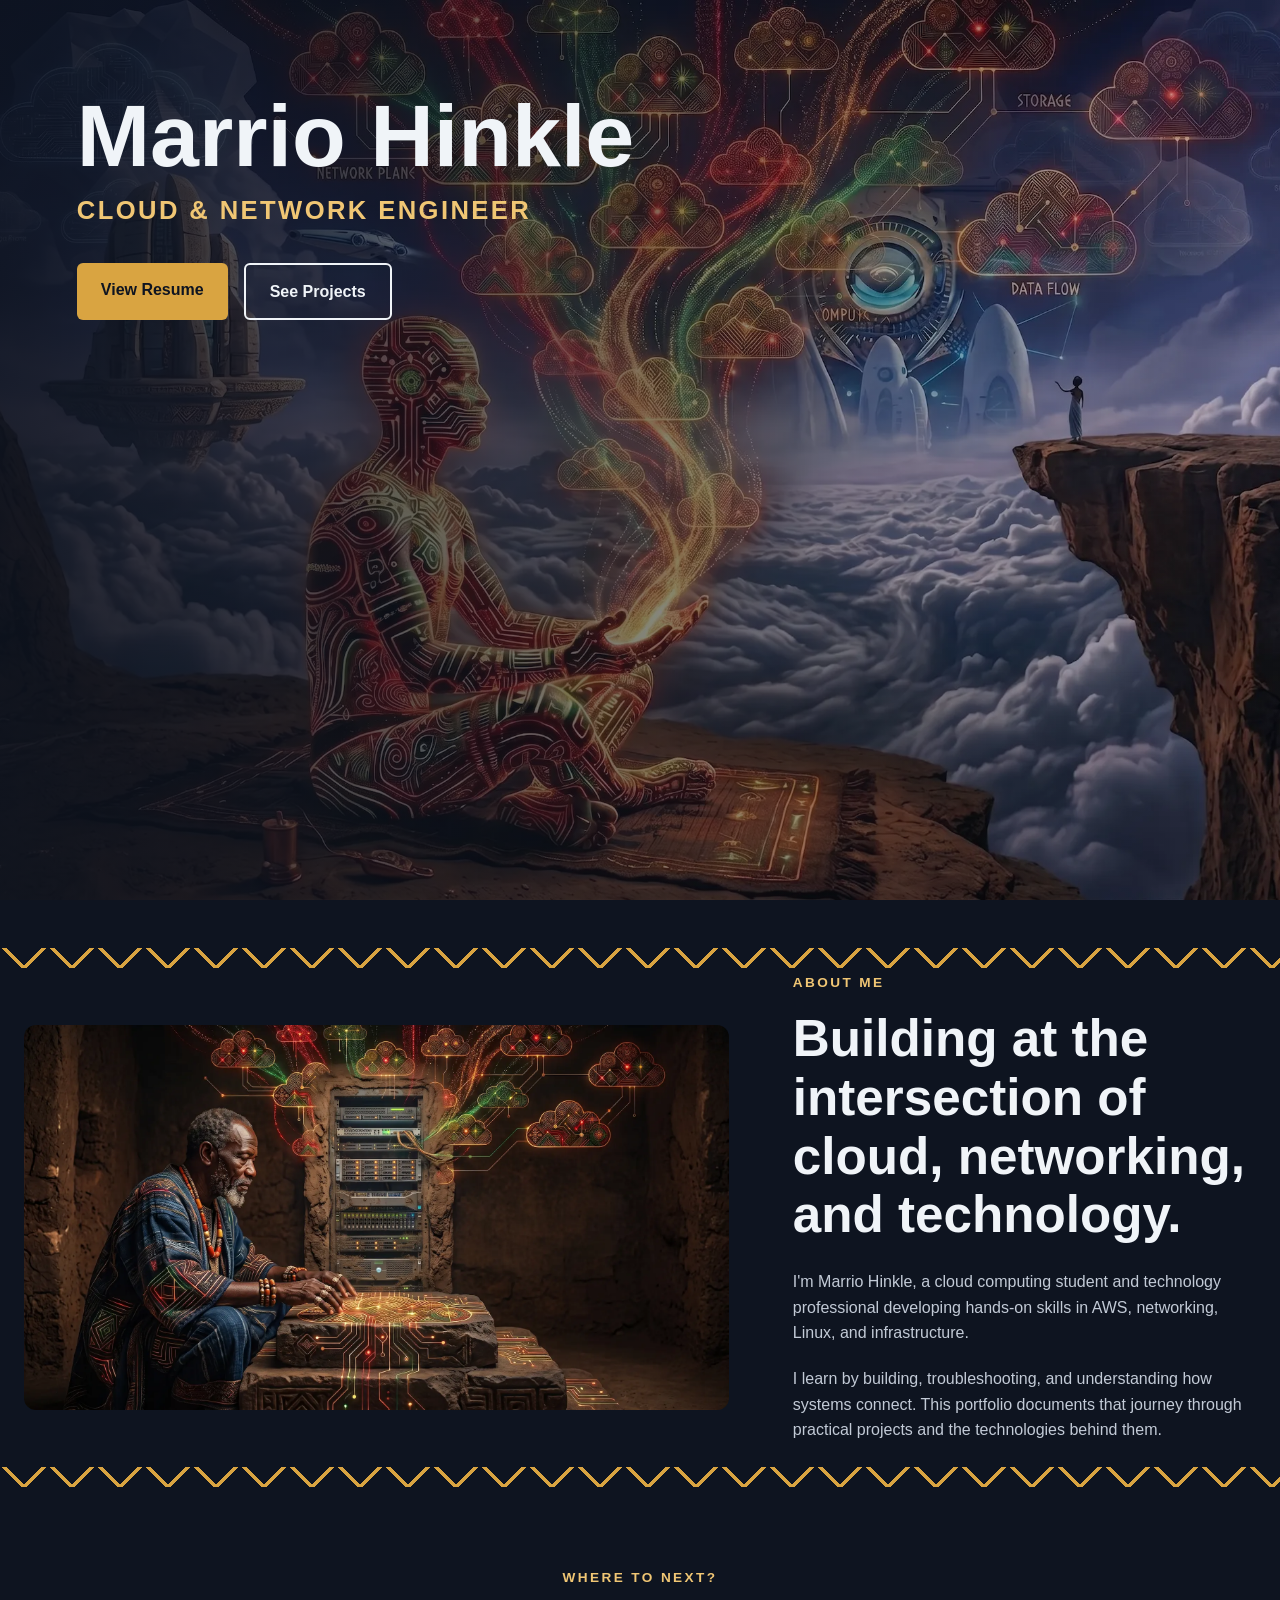
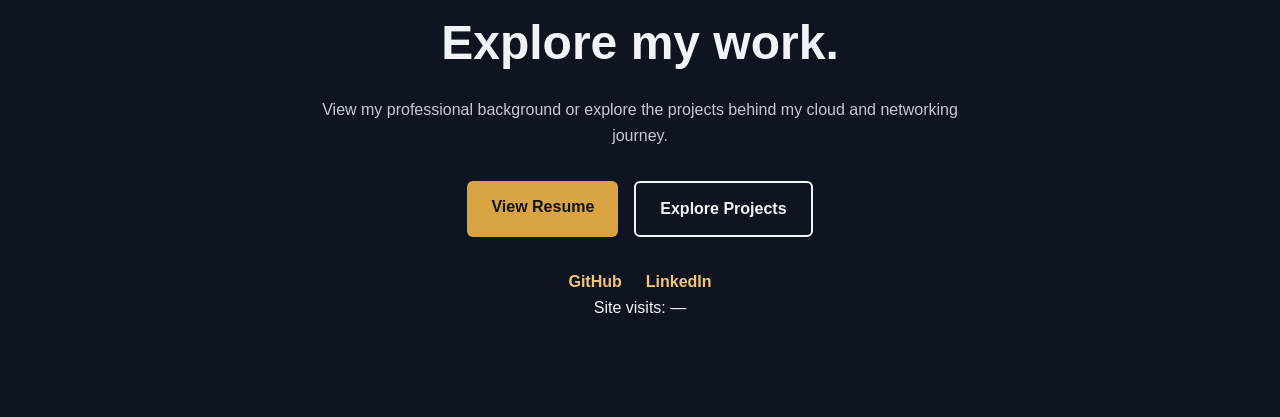
<file: index.html>
<!DOCTYPE html>
<html lang="en">

<head>
    <meta charset="UTF-8">
    <meta name="viewport" content="width=device-width, initial-scale=1.0">

    <title>Marrio Hinkle | Cloud & Network Engineer</title>

    <link rel="stylesheet" href="css/styles.css">
</head>

<body>
    <main>

        <!-- HERO -->
        <section class="hero">
            <div class="hero-content">
                <h1>Marrio Hinkle</h1>
                <p>Cloud &amp; Network Engineer</p>

                <div class="hero-actions">
                    <a href="resume.html" class="btn btn-primary">View Resume</a>
                    <a href="projects.html" class="btn btn-secondary">See Projects</a>
                </div>
            </div>
        </section>


        <!-- ABOUT -->
        <section class="about" id="about">

            <div class="about-frame">

                <div class="about-container">

                    <div class="about-image">
                        <img src="images/hero-elder.webp"
                            alt="Afrofuturistic artwork representing technology, knowledge, and connection">
                    </div>

                    <div class="about-content">

                        <p class="section-label">About Me</p>

                        <h2>
                            Building at the intersection of cloud,
                            networking, and technology.
                        </h2>

                        <p>
                            I'm Marrio Hinkle, a cloud computing student and technology
                            professional developing hands-on skills in AWS, networking,
                            Linux, and infrastructure.
                        </p>

                        <p>
                            I learn by building, troubleshooting, and understanding how
                            systems connect. This portfolio documents that journey through
                            practical projects and the technologies behind them.
                        </p>

                    </div>

                </div>

            </div>

        </section>


        <!-- WHERE TO NEXT -->
        <section class="next-step">

            <div class="next-step-content">

                <p class="section-label">Where to Next?</p>

                <h2>Explore my work.</h2>

                <p class="next-step-text">
                    View my professional background or explore the projects
                    behind my cloud and networking journey.
                </p>

                <div class="next-step-actions">
                    <a href="resume.html" class="btn btn-primary">
                        View Resume
                    </a>

                    <a href="projects.html" class="btn btn-secondary">
                        Explore Projects
                    </a>
                </div>

                <div class="social-links">
                    <a href="https://github.com/Aruande" target="_blank" rel="noopener noreferrer">
                        GitHub
                    </a>

                    <a href="https://www.linkedin.com/in/marriohinkle" target="_blank" rel="noopener noreferrer">
                        LinkedIn
                    </a>
                </div>

            </div>

            <p class="visitor-counter">
                Site visits: <span id="visitor-count">—</span>
            </p>

        </section>

    </main>

    <script src="js/main.js"></script>
</body>

</html>
</file>
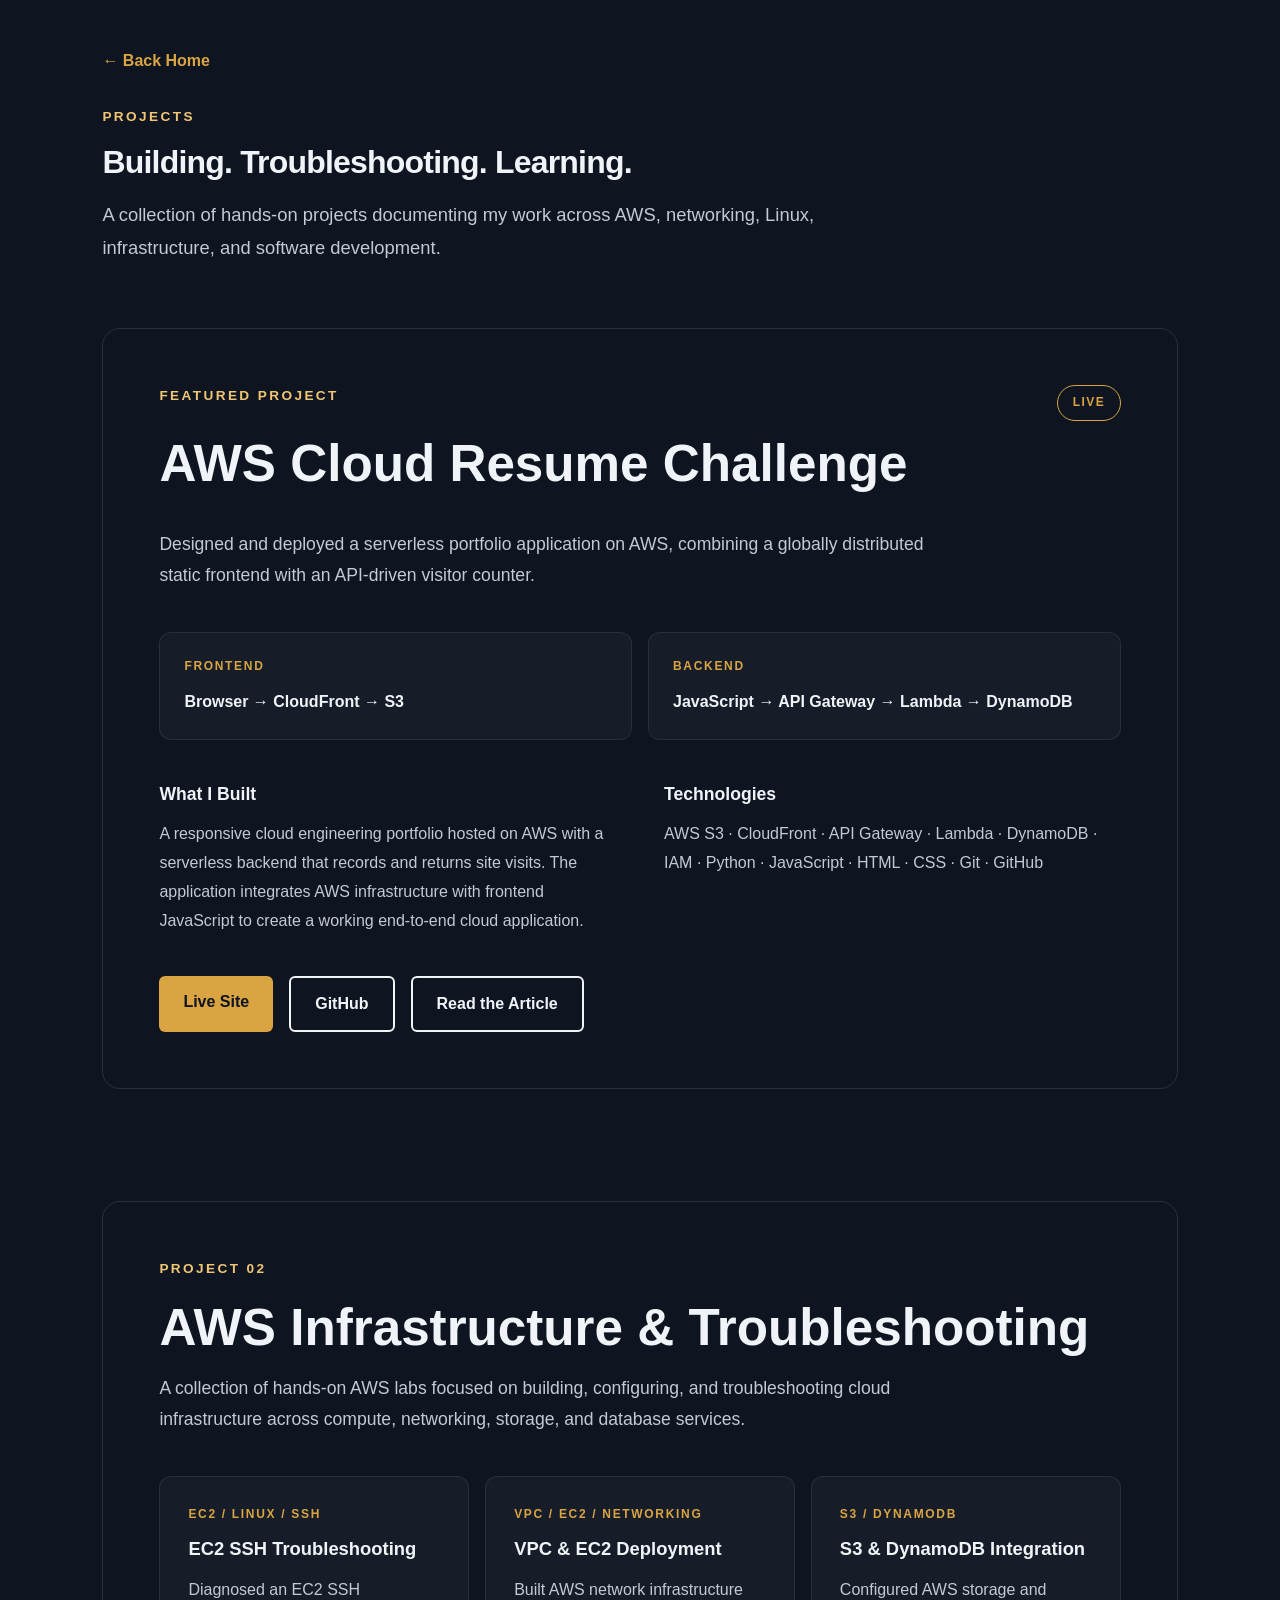
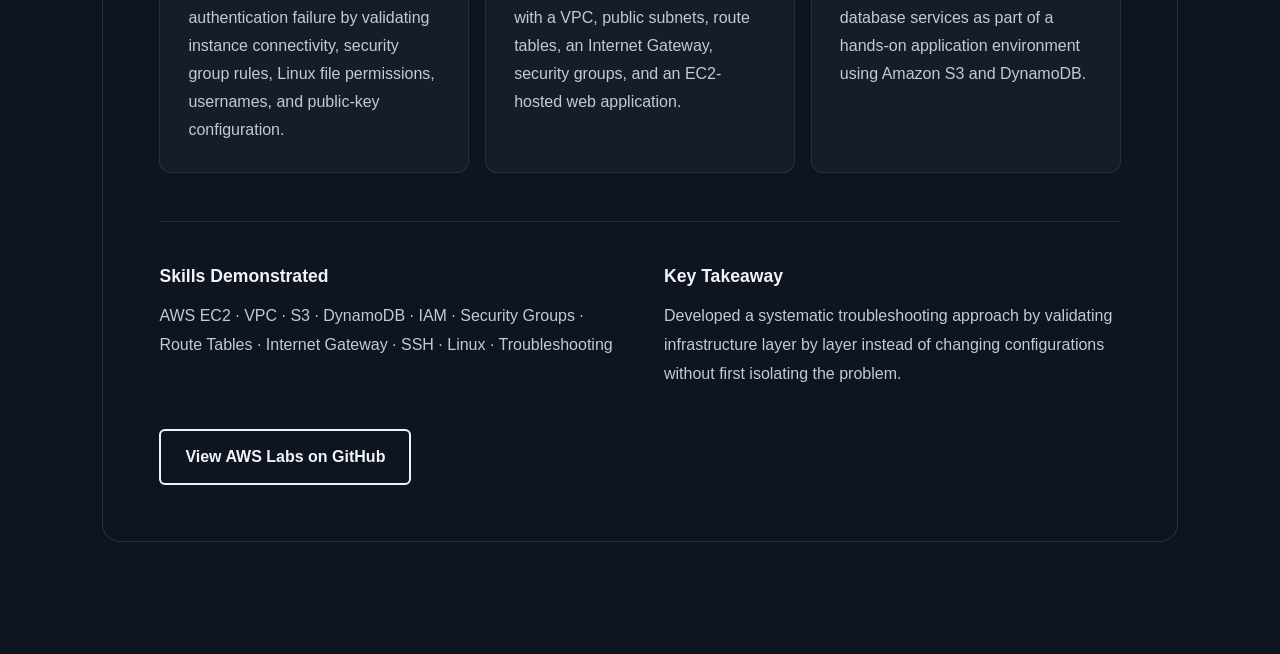
<file: projects.html>
<!DOCTYPE html>
<html lang="en">

<head>
    <meta charset="UTF-8">
    <meta name="viewport" content="width=device-width, initial-scale=1.0">
    <meta name="description" content="Cloud, networking, and infrastructure projects by Marrio Hinkle.">
    <title>Projects | Marrio Hinkle</title>

    <link rel="stylesheet" href="css/styles.css">
</head>

<body>

    <main>

        <section class="projects-hero">
            <div class="projects-hero-content">

                <a href="index.html" class="back-link">← Back Home</a>

                <p class="section-label">PROJECTS</p>

                <h1>Building. Troubleshooting. Learning.</h1>

                <p class="projects-intro">
                    A collection of hands-on projects documenting my work
                    across AWS, networking, Linux, infrastructure, and
                    software development.
                </p>

            </div>
        </section>

        <section class="featured-project">
            <div class="project-container">

                <div class="featured-project-header">
                    <div>
                        <p class="section-label">FEATURED PROJECT</p>
                        <h2>AWS Cloud Resume Challenge</h2>
                    </div>

                    <span class="project-status">LIVE</span>
                </div>

                <p class="project-summary">
                    Designed and deployed a serverless portfolio application on AWS,
                    combining a globally distributed static frontend with an API-driven
                    visitor counter.
                </p>

                <div class="architecture-grid">

                    <div class="architecture-block">
                        <p class="architecture-label">FRONTEND</p>
                        <p class="architecture-flow">
                            Browser → CloudFront → S3
                        </p>
                    </div>

                    <div class="architecture-block">
                        <p class="architecture-label">BACKEND</p>
                        <p class="architecture-flow">
                            JavaScript → API Gateway → Lambda → DynamoDB
                        </p>
                    </div>

                </div>

                <div class="project-details">

                    <div>
                        <h3>What I Built</h3>
                        <p>
                            A responsive cloud engineering portfolio hosted on AWS with
                            a serverless backend that records and returns site visits.
                            The application integrates AWS infrastructure with frontend
                            JavaScript to create a working end-to-end cloud application.
                        </p>
                    </div>

                    <div>
                        <h3>Technologies</h3>
                        <p>
                            AWS S3 · CloudFront · API Gateway · Lambda · DynamoDB · IAM ·
                            Python · JavaScript · HTML · CSS · Git · GitHub
                        </p>
                    </div>

                </div>

                <div class="project-links">
                    <a href="https://marriohinkle.com" class="btn btn-primary" target="_blank"
                        rel="noopener noreferrer">
                        Live Site
                    </a>

                    <a href="https://github.com/Aruande/cloud-resume-frontend" class="btn btn-secondary" target="_blank"
                        rel="noopener noreferrer">
                        GitHub
                    </a>

                    <a href="https://dev.to/aruande/from-cloud-computing-student-to-cloud-builder-my-aws-cloud-resume-challenge-journey-7b9"
                        class="btn btn-secondary" target="_blank" rel="noopener noreferrer">
                        Read the Article
                    </a>
                </div>

            </div>


        </section>

        <section class="project-section">
            <div class="project-container secondary-project">

                <div class="project-number">
                    <p class="section-label">PROJECT 02</p>
                </div>

                <div class="secondary-project-header">
                    <div>
                        <h2>AWS Infrastructure &amp; Troubleshooting</h2>

                        <p class="project-summary">
                            A collection of hands-on AWS labs focused on building,
                            configuring, and troubleshooting cloud infrastructure
                            across compute, networking, storage, and database services.
                        </p>
                    </div>
                </div>

                <div class="lab-grid">

                    <article class="lab-card">
                        <p class="architecture-label">EC2 / LINUX / SSH</p>
                        <h3>EC2 SSH Troubleshooting</h3>
                        <p>
                            Diagnosed an EC2 SSH authentication failure by validating
                            instance connectivity, security group rules, Linux file
                            permissions, usernames, and public-key configuration.
                        </p>
                    </article>

                    <article class="lab-card">
                        <p class="architecture-label">VPC / EC2 / NETWORKING</p>
                        <h3>VPC &amp; EC2 Deployment</h3>
                        <p>
                            Built AWS network infrastructure with a VPC, public subnets,
                            route tables, an Internet Gateway, security groups, and an
                            EC2-hosted web application.
                        </p>
                    </article>

                    <article class="lab-card">
                        <p class="architecture-label">S3 / DYNAMODB</p>
                        <h3>S3 &amp; DynamoDB Integration</h3>
                        <p>
                            Configured AWS storage and database services as part of a
                            hands-on application environment using Amazon S3 and
                            DynamoDB.
                        </p>
                    </article>

                </div>

                <div class="project-details secondary-details">

                    <div>
                        <h3>Skills Demonstrated</h3>
                        <p>
                            AWS EC2 · VPC · S3 · DynamoDB · IAM · Security Groups ·
                            Route Tables · Internet Gateway · SSH · Linux ·
                            Troubleshooting
                        </p>
                    </div>

                    <div>
                        <h3>Key Takeaway</h3>
                        <p>
                            Developed a systematic troubleshooting approach by
                            validating infrastructure layer by layer instead of
                            changing configurations without first isolating the
                            problem.
                        </p>
                    </div>

                </div>

                <div class="project-links">
                    <a href="https://github.com/Aruande/AWS-Labs" class="btn btn-secondary" target="_blank"
                        rel="noopener noreferrer">
                        View AWS Labs on GitHub
                    </a>
                </div>

            </div>
        </section>

    </main>

</body>

</html>
</file>
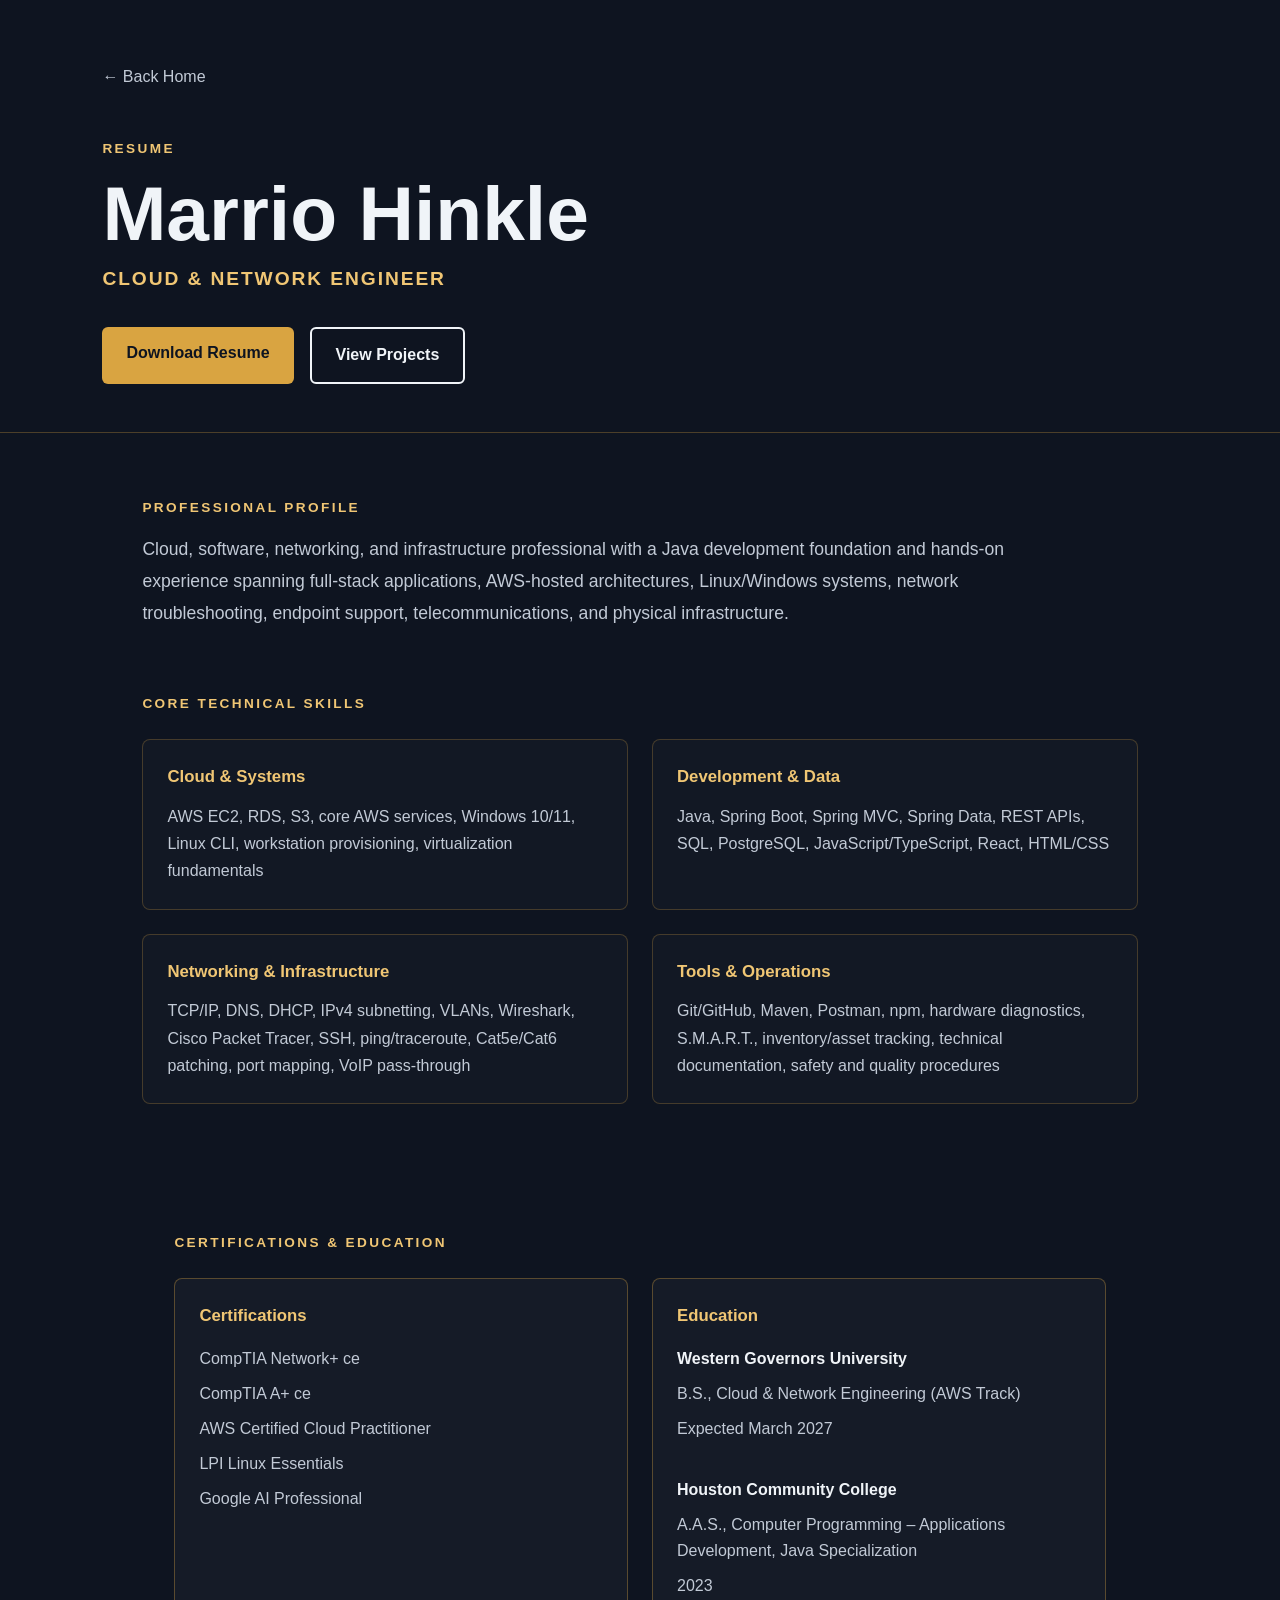
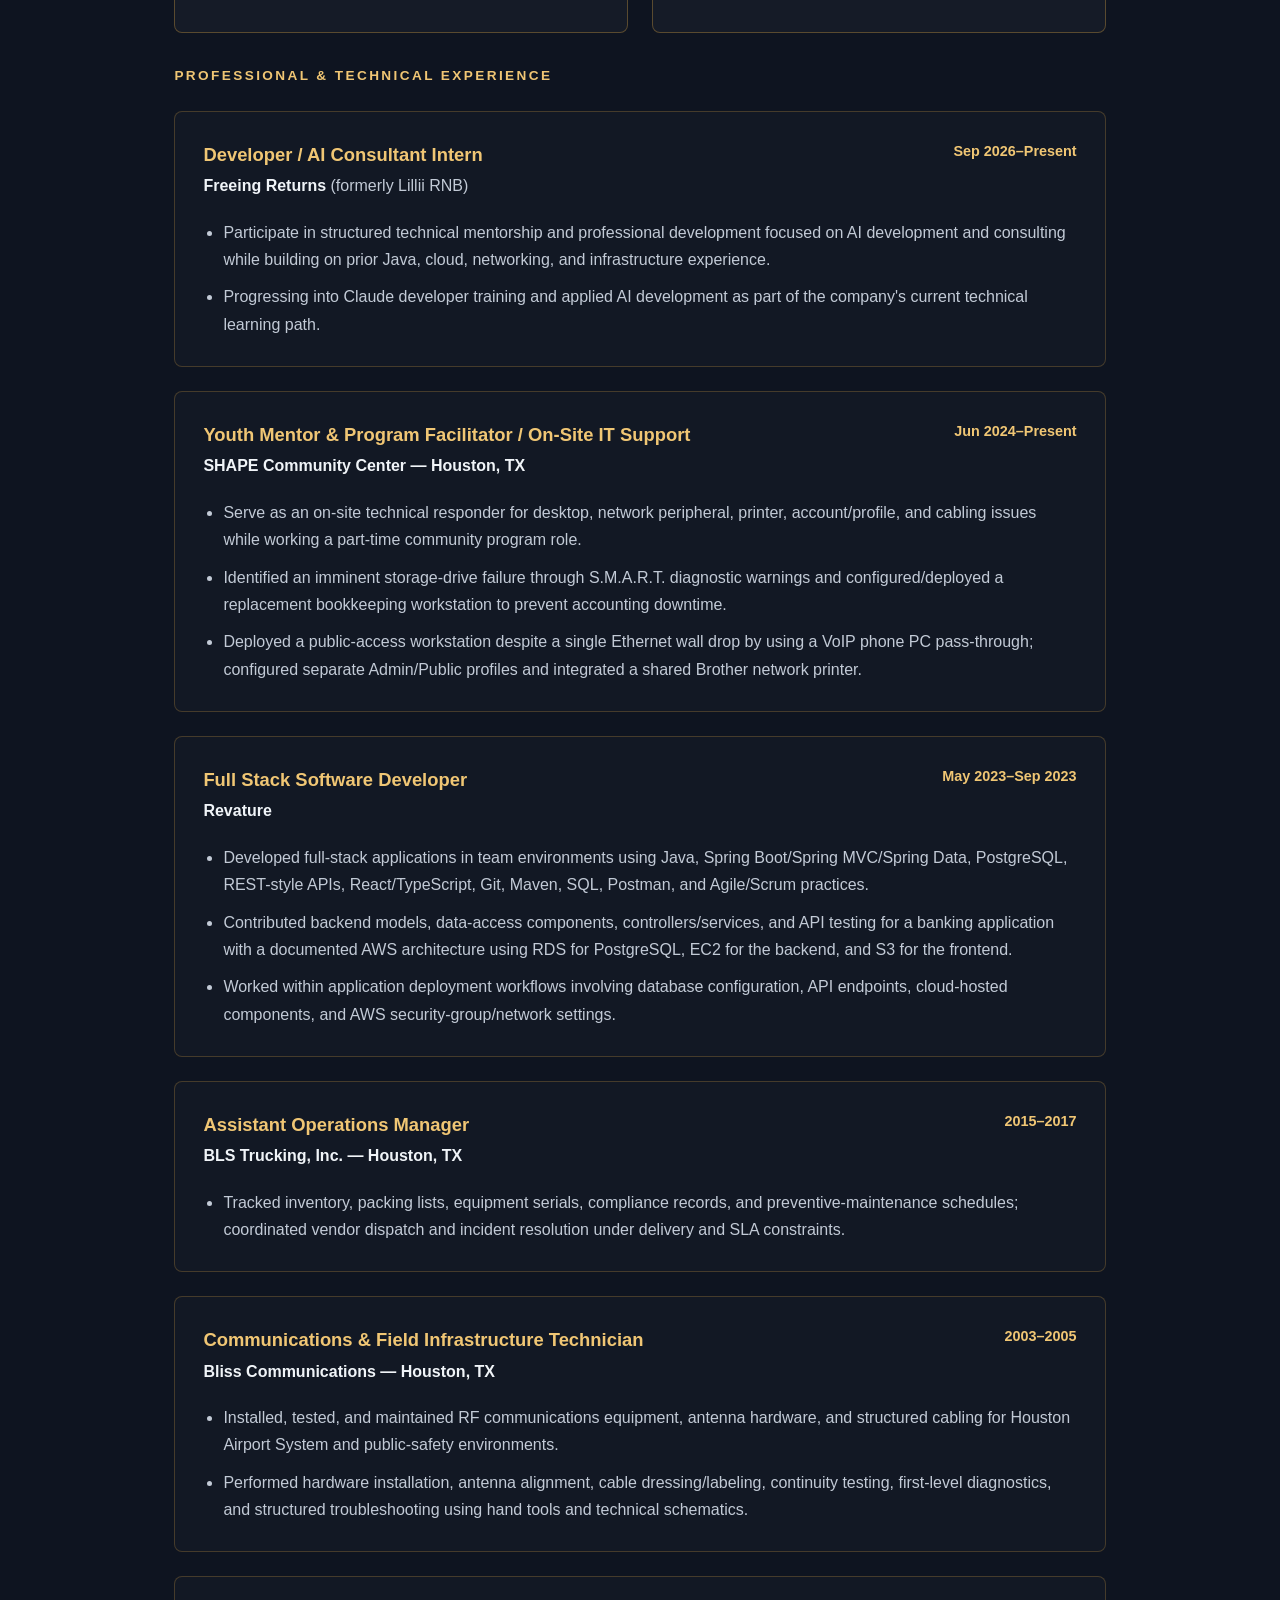
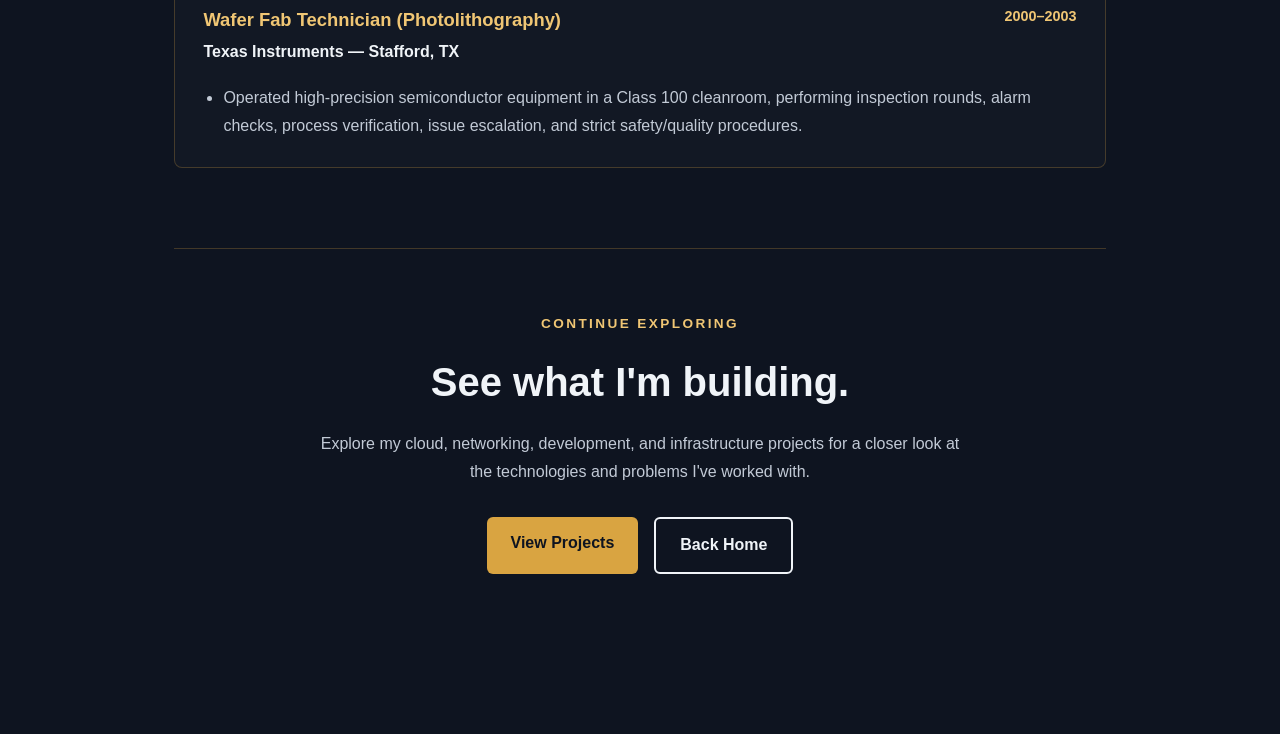
<file: resume.html>
<!DOCTYPE html>
<html>

<head>
    <meta charset="UTF-8">
    <meta name="viewport" content="width=device-width, initial-scale=1.0">

    <title>Marrio Hinkle | Resume</title>

    <link rel="stylesheet" href="css/styles.css">

</head>

<body>
    <main class="resume-page">
        <header class="resume-header">
            <div class="resume-header-content">

                <a href="index.html" class="resume-back">
                    ← Back Home
                </a>

                <div class="resume-heading">
                    <p class="section-label">Resume</p>
                    <h1>Marrio Hinkle</h1>
                    <p class="resume-title">Cloud &amp; Network Engineer</p>
                </div>

                <div class="resume-actions">
                    <a href="assets/resume/Marrio_Hinkle_Resume_1.pdf" class="btn btn-primary" download>
                        Download Resume
                    </a>

                    <a href="projects.html" class="btn btn-secondary">
                        View Projects
                    </a>
                </div>

            </div>
        </header>
        <section class="resume-content">

            <div class="resume-section">
                <p class="section-label">Professional Profile</p>

                <p class="resume-summary">
                    Cloud, software, networking, and infrastructure professional
                    with a Java development foundation and hands-on experience
                    spanning full-stack applications, AWS-hosted architectures,
                    Linux/Windows systems, network troubleshooting, endpoint
                    support, telecommunications, and physical infrastructure.
                </p>
            </div>

            <div class="resume-section">
                <p class="section-label">Core Technical Skills</p>

                <div class="skills-grid">

                    <div class="skill-group">
                        <h3>Cloud &amp; Systems</h3>
                        <p>
                            AWS EC2, RDS, S3, core AWS services, Windows 10/11,
                            Linux CLI, workstation provisioning, virtualization
                            fundamentals
                        </p>
                    </div>

                    <div class="skill-group">
                        <h3>Development &amp; Data</h3>
                        <p>
                            Java, Spring Boot, Spring MVC, Spring Data, REST APIs,
                            SQL, PostgreSQL, JavaScript/TypeScript, React, HTML/CSS
                        </p>
                    </div>

                    <div class="skill-group">
                        <h3>Networking &amp; Infrastructure</h3>
                        <p>
                            TCP/IP, DNS, DHCP, IPv4 subnetting, VLANs, Wireshark,
                            Cisco Packet Tracer, SSH, ping/traceroute, Cat5e/Cat6
                            patching, port mapping, VoIP pass-through
                        </p>
                    </div>

                    <div class="skill-group">
                        <h3>Tools &amp; Operations</h3>
                        <p>
                            Git/GitHub, Maven, Postman, npm, hardware diagnostics,
                            S.M.A.R.T., inventory/asset tracking, technical
                            documentation, safety and quality procedures
                        </p>
                    </div>

                </div>
            </div>
            <!-- CERTIFICATIONS & EDUCATION -->
            <section class="resume-credentials">

                <p class="section-label">Certifications &amp; Education</p>

                <div class="resume-credentials-grid">

                    <!-- Certifications -->
                    <div class="credential-card">
                        <h3>Certifications</h3>

                        <p>CompTIA Network+ ce</p>
                        <p>CompTIA A+ ce</p>
                        <p>AWS Certified Cloud Practitioner</p>
                        <p>LPI Linux Essentials</p>
                        <p>Google AI Professional</p>
                    </div>

                    <!-- Education -->
                    <div class="credential-card">
                        <h3>Education</h3>

                        <p><strong>Western Governors University</strong></p>
                        <p>B.S., Cloud &amp; Network Engineering (AWS Track)</p>
                        <p>Expected March 2027</p>

                        <br>

                        <p><strong>Houston Community College</strong></p>
                        <p>
                            A.A.S., Computer Programming – Applications Development,
                            Java Specialization
                        </p>
                        <p>2023</p>
                    </div>

                </div>
                <!-- PROFESSIONAL & TECHNICAL EXPERIENCE -->

                <section class="resume-experience">
                    <p class="section-label">Professional &amp; Technical Experience</p>

                    <div class="experience-list">

                        <!-- FREEING RETURNS -->
                        <article class="experience-card">
                            <div class="experience-header">
                                <div>
                                    <h3>Developer / AI Consultant Intern</h3>
                                    <p class="experience-company">
                                        Freeing Returns <span>(formerly Lillii RNB)</span>
                                    </p>
                                </div>

                                <p class="experience-date">Sep 2026–Present</p>
                            </div>

                            <ul class="experience-details">
                                <li>
                                    Participate in structured technical mentorship and professional
                                    development focused on AI development and consulting while
                                    building on prior Java, cloud, networking, and infrastructure
                                    experience.
                                </li>
                                <li>
                                    Progressing into Claude developer training and applied AI
                                    development as part of the company's current technical
                                    learning path.
                                </li>
                            </ul>
                        </article>


                        <!-- SHAPE COMMUNITY CENTER -->
                        <article class="experience-card">
                            <div class="experience-header">
                                <div>
                                    <h3>Youth Mentor &amp; Program Facilitator / On-Site IT Support</h3>
                                    <p class="experience-company">
                                        SHAPE Community Center — Houston, TX
                                    </p>
                                </div>

                                <p class="experience-date">Jun 2024–Present</p>
                            </div>

                            <ul class="experience-details">
                                <li>
                                    Serve as an on-site technical responder for desktop, network
                                    peripheral, printer, account/profile, and cabling issues while
                                    working a part-time community program role.
                                </li>
                                <li>
                                    Identified an imminent storage-drive failure through S.M.A.R.T.
                                    diagnostic warnings and configured/deployed a replacement
                                    bookkeeping workstation to prevent accounting downtime.
                                </li>
                                <li>
                                    Deployed a public-access workstation despite a single Ethernet
                                    wall drop by using a VoIP phone PC pass-through; configured
                                    separate Admin/Public profiles and integrated a shared Brother
                                    network printer.
                                </li>
                            </ul>
                        </article>


                        <!-- REVATURE -->
                        <article class="experience-card">
                            <div class="experience-header">
                                <div>
                                    <h3>Full Stack Software Developer</h3>
                                    <p class="experience-company">Revature</p>
                                </div>

                                <p class="experience-date">May 2023–Sep 2023</p>
                            </div>

                            <ul class="experience-details">
                                <li>
                                    Developed full-stack applications in team environments using
                                    Java, Spring Boot/Spring MVC/Spring Data, PostgreSQL,
                                    REST-style APIs, React/TypeScript, Git, Maven, SQL, Postman,
                                    and Agile/Scrum practices.
                                </li>
                                <li>
                                    Contributed backend models, data-access components,
                                    controllers/services, and API testing for a banking application
                                    with a documented AWS architecture using RDS for PostgreSQL,
                                    EC2 for the backend, and S3 for the frontend.
                                </li>
                                <li>
                                    Worked within application deployment workflows involving
                                    database configuration, API endpoints, cloud-hosted components,
                                    and AWS security-group/network settings.
                                </li>
                            </ul>
                        </article>


                        <!-- BLS TRUCKING -->
                        <article class="experience-card">
                            <div class="experience-header">
                                <div>
                                    <h3>Assistant Operations Manager</h3>
                                    <p class="experience-company">
                                        BLS Trucking, Inc. — Houston, TX
                                    </p>
                                </div>

                                <p class="experience-date">2015–2017</p>
                            </div>

                            <ul class="experience-details">
                                <li>
                                    Tracked inventory, packing lists, equipment serials,
                                    compliance records, and preventive-maintenance schedules;
                                    coordinated vendor dispatch and incident resolution under
                                    delivery and SLA constraints.
                                </li>
                            </ul>
                        </article>


                        <!-- BLISS COMMUNICATIONS -->
                        <article class="experience-card">
                            <div class="experience-header">
                                <div>
                                    <h3>Communications &amp; Field Infrastructure Technician</h3>
                                    <p class="experience-company">
                                        Bliss Communications — Houston, TX
                                    </p>
                                </div>

                                <p class="experience-date">2003–2005</p>
                            </div>

                            <ul class="experience-details">
                                <li>
                                    Installed, tested, and maintained RF communications equipment,
                                    antenna hardware, and structured cabling for Houston Airport
                                    System and public-safety environments.
                                </li>
                                <li>
                                    Performed hardware installation, antenna alignment, cable
                                    dressing/labeling, continuity testing, first-level diagnostics,
                                    and structured troubleshooting using hand tools and technical
                                    schematics.
                                </li>
                            </ul>
                        </article>


                        <!-- TEXAS INSTRUMENTS -->
                        <article class="experience-card">
                            <div class="experience-header">
                                <div>
                                    <h3>Wafer Fab Technician (Photolithography)</h3>
                                    <p class="experience-company">
                                        Texas Instruments — Stafford, TX
                                    </p>
                                </div>

                                <p class="experience-date">2000–2003</p>
                            </div>

                            <ul class="experience-details">
                                <li>
                                    Operated high-precision semiconductor equipment in a Class 100
                                    cleanroom, performing inspection rounds, alarm checks, process
                                    verification, issue escalation, and strict safety/quality
                                    procedures.
                                </li>
                            </ul>
                        </article>

                    </div>
                </section>

                <!-- RESUME FOOTER -->
                <section class="resume-footer">
                    <p class="section-label">Continue Exploring</p>
                    <h2>See what I'm building.</h2>

                    <p>
                        Explore my cloud, networking, development, and infrastructure
                        projects for a closer look at the technologies and problems
                        I've worked with.
                    </p>

                    <div class="resume-footer-actions">
                        <a href="projects.html" class="btn btn-primary">View Projects</a>
                        <a href="index.html" class="btn btn-secondary">Back Home</a>
                    </div>
                </section>

            </section>

        </section>




    </main>
</body>

</html>
</file>
<file: css/styles.css>
:root {
    --bg-dark: #0e1420;
    --gold: #d9a441;
    --gold-light: #f0c674;
    --text-light: #f0f4f8;
    --text-muted: #c2cad6;
}

* {
    margin: 0;
    padding: 0;
    box-sizing: border-box;
}

html {
    scroll-behavior: smooth;
}

body {
    font-family: Arial, Helvetica, sans-serif;
    background-color: var(--bg-dark);
    color: var(--text-light);
    line-height: 1.6;
}

/* HERO */

.hero {
    min-height: 100vh;

    background-image:
        linear-gradient(
            90deg,
            rgba(14, 20, 32, 0.88) 0%,
            rgba(14, 20, 32, 0.55) 45%,
            rgba(14, 20, 32, 0.15) 100%
        ),
        url("../images/hero-figure.webp");

    background-size: cover;
    background-position: center;
    background-repeat: no-repeat;

    display: flex;
    align-items: flex-start;

    padding: 10vh 0 0 6%;
}

.hero-content {
    max-width: 600px;
}

.hero-content {
    max-width: 650px;
}

.hero h1 {
    font-size: clamp(3rem, 7vw, 5.5rem);
    line-height: 1.05;
    margin-bottom: 0.5rem;
}

.hero p {
    font-size: clamp(1.1rem, 2vw, 1.6rem);
    color: var(--gold-light);
    text-transform: uppercase;
    letter-spacing: 0.15rem;
    font-weight: 600;
}

.hero-actions {
    display: flex;
    gap: 1rem;
    margin-top: 2rem;
    flex-wrap: wrap;
}

.btn {
    display: inline-block;
    padding: 0.85rem 1.5rem;
    border-radius: 6px;

    font-weight: 700;
    text-decoration: none;

    transition: transform 0.2s ease,
                background-color 0.2s ease,
                color 0.2s ease;
}

.btn-primary {
    background-color: var(--gold);
    color: var(--bg-dark);
}

.btn-secondary {
    border: 2px solid var(--text-light);
    color: var(--text-light);
}

.btn-primary:hover {
    transform: translateY(-2px);
    background-color: var(--gold-light);
}

.btn-secondary:hover {
    transform: translateY(-2px);
    background-color: var(--text-light);
    color: var(--bg-dark);
}

/* DECORATIVE ABOUT FRAME */
.about-frame {
    width: 100%;
    max-width: none;
    margin: 0 auto;
    padding: 24px;

    position: relative;

    background-color: var(--bg-dark);
}

/* Top and bottom pattern */

.about-frame::before,
.about-frame::after {
    content: "";
    position: absolute;

    left: 0;
    width: 100%;
    height: 20px;

    background-image:
        linear-gradient(
            45deg,
            transparent 42%,
            var(--gold) 42%,
            var(--gold) 48%,
            transparent 48%
        ),
        linear-gradient(
            -45deg,
            transparent 42%,
            var(--gold) 42%,
            var(--gold) 48%,
            transparent 48%
        );

    background-size: 48px 32px;
}

.about-frame::before {
    top: 0;
}

.about-frame::after {
    bottom: 0;
}

/* Left and right zigzag */

.frame-side {
    position: absolute;

    width: calc(100% - 40px);
    height: 20px;

    background-image:
        linear-gradient(
            45deg,
            transparent 42%,
            var(--gold) 42%,
            var(--gold) 48%,
            transparent 48%
        ),
        linear-gradient(
            -45deg,
            transparent 42%,
            var(--gold) 42%,
            var(--gold) 48%,
            transparent 48%
        );

    background-size: 48px 32px;

    top: 50%;
    transform-origin: center;
}

.frame-side-left {
    left: calc(-50% + 10px);
    transform: translateY(-50%) rotate(90deg);
}

.frame-side-right {
    right: calc(-50% + 10px);
    transform: translateY(-50%) rotate(90deg);
}


/* ABOUT */

.about {
    background-color: var(--bg-dark);
    padding: 3rem 0 4rem;
}

.about-container {
    max-width: 1600px;
    margin: 0 auto;

    display: grid;
    grid-template-columns: 1.75fr 1.15fr;
    gap: 4rem;
    align-items: center;
}

.about-image img {
    width: 100%;
    display: block;
    border-radius: 12px;
}

.about-content {
    max-width: 600px;
}

.section-label {
    color: var(--gold-light);
    font-size: 0.85rem;
    font-weight: 700;
    text-transform: uppercase;
    letter-spacing: 0.15rem;
    margin-bottom: 1rem;
}

.about-content h2 {
    font-size: clamp(2rem, 4vw, 3.2rem);
    line-height: 1.15;
    margin-bottom: 1.5rem;
}

.about-content > p:not(.section-label) {
    color: var(--text-muted);
    margin-bottom: 1.25rem;
}

/* WHERE TO NEXT */

.next-step {
    background-color: var(--bg-dark);
    padding: 1rem 8% 6rem;
    text-align: center;
}

.next-step-content {
    max-width: 800px;
    margin: 0 auto;
}

.next-step h2 {
    font-size: clamp(2rem, 4vw, 3rem);
    margin-bottom: 1rem;
}

.next-step-text {
    color: var(--text-muted);
    max-width: 650px;
    margin: 0 auto 2rem;
}

.next-step-actions {
    display: flex;
    justify-content: center;
    gap: 1rem;
    flex-wrap: wrap;
}

.social-links {
    display: flex;
    justify-content: center;
    gap: 1.5rem;
    margin-top: 2rem;
}

.social-links a {
    color: var(--gold-light);
    text-decoration: none;
    font-weight: 600;
}

.social-links a:hover {
    text-decoration: underline;
}

/* RESUME PAGE */

.resume-page {
    min-height: 100vh;
    background-color: var(--bg-dark);
}

.resume-header {
    padding: 4rem 8% 3rem;
    border-bottom: 1px solid rgba(217, 164, 65, 0.3);
}

.resume-header-content {
    max-width: 1200px;
    margin: 0 auto;
}

.resume-back {
    display: inline-block;
    color: var(--text-muted);
    text-decoration: none;
    margin-bottom: 3rem;
}

.resume-back:hover {
    color: var(--gold-light);
}

.resume-heading h1 {
    font-size: clamp(2.8rem, 6vw, 5rem);
    line-height: 1;
    margin-bottom: 0.75rem;
}

.resume-title {
    color: var(--gold-light);
    font-size: 1.2rem;
    text-transform: uppercase;
    letter-spacing: 0.12rem;
    font-weight: 600;
}

.resume-actions {
    display: flex;
    gap: 1rem;
    flex-wrap: wrap;
    margin-top: 2rem;
}

/* RESUME CONTENT */

.resume-content {
    max-width: 1200px;
    margin: 0 auto;
    padding: 4rem 8%;
}

.resume-section {
    margin-bottom: 4rem;
}

.resume-summary {
    max-width: 900px;
    color: var(--text-muted);
    font-size: 1.1rem;
    line-height: 1.8;
}

/* TECHNICAL SKILLS */

.skills-grid {
    display: grid;
    grid-template-columns: repeat(2, 1fr);
    gap: 1.5rem;
    margin-top: 1.5rem;
}

.skill-group {
    padding: 1.5rem;
    border: 1px solid rgba(217, 164, 65, 0.25);
    border-radius: 8px;
    background-color: rgba(255, 255, 255, 0.02);
}

.skill-group h3 {
    color: var(--gold-light);
    font-size: 1.05rem;
    margin-bottom: 0.75rem;
}

.skill-group p {
    color: var(--text-muted);
    line-height: 1.7;
}

/* CERTIFICATIONS & EDUCATION */

.resume-credentials {
    max-width: 1000px;
    margin: 0 auto;
    padding: 4rem 2rem;
}

.resume-credentials-grid {
    display: grid;
    grid-template-columns: 1fr 1fr;
    gap: 1.5rem;
    margin-top: 1.5rem;
}

.credential-card {
    background-color: rgba(255, 255, 255, 0.03);
    border: 1px solid rgba(217, 164, 65, 0.35);
    border-radius: 8px;
    padding: 1.5rem;
}

.credential-card h3 {
    color: var(--gold-light);
    margin-bottom: 1rem;
    font-size: 1.05rem;
}

.credential-card p {
    color: var(--text-muted);
    margin-bottom: 0.6rem;
}

.credential-card strong {
    color: var(--text-light);
}

 /* PROFESSIONAL & TECHNICAL EXPERIENCE */

.resume-experience {
    margin-top: 2rem;
}

.experience-list {
    display: flex;
    flex-direction: column;
    gap: 1.5rem;
    margin-top: 1.5rem;
}

.experience-card {
    padding: 1.75rem;
    border: 1px solid rgba(217, 164, 65, 0.25);
    border-radius: 8px;
    background-color: rgba(255, 255, 255, 0.02);
}

.experience-header {
    display: flex;
    justify-content: space-between;
    align-items: flex-start;
    gap: 2rem;
    margin-bottom: 1.25rem;
}

.experience-card h3 {
    color: var(--gold-light);
    font-size: 1.15rem;
    margin-bottom: 0.25rem;
}

.experience-company {
    color: var(--text-light);
    font-weight: 600;
}

.experience-company span {
    color: var(--text-muted);
    font-weight: 400;
}

.experience-date {
    color: var(--gold-light);
    font-size: 0.9rem;
    font-weight: 600;
    white-space: nowrap;
}

.experience-details {
    padding-left: 1.25rem;
    color: var(--text-muted);
}

.experience-details li {
    margin-bottom: 0.65rem;
    line-height: 1.7;
}

.experience-details li:last-child {
    margin-bottom: 0;
}

/* RESUME FOOTER */

.resume-footer {
    margin-top: 5rem;
    padding: 4rem 0 2rem;
    text-align: center;
    border-top: 1px solid rgba(217, 164, 65, 0.25);
}

.resume-footer h2 {
    margin-top: 0.5rem;
    color: var(--text-light);
    font-size: clamp(1.8rem, 4vw, 2.5rem);
}

.resume-footer > p:not(.section-label) {
    max-width: 650px;
    margin: 1rem auto 0;
    color: var(--text-muted);
    line-height: 1.7;
}

.resume-footer-actions {
    display: flex;
    justify-content: center;
    gap: 1rem;
    flex-wrap: wrap;
    margin-top: 2rem;
}

/* =========================
   PROJECTS PAGE
   ========================= */

.projects-hero {
    min-height: auto;
    padding: 3rem 8% 2rem;
    background-color: var(--bg-dark);
}

.projects-hero-content {
    width: 100%;
    max-width: 1100px;
    margin: 0 auto;
}

.projects-hero .back-link {
    display: inline-block;
    margin-bottom: 2rem;
    color: var(--gold);
    text-decoration: none;
    font-weight: 600;
}

.projects-hero .back-link:hover {
    text-decoration: underline;
}

.projects-hero .section-label {
    margin-bottom: 1rem;
}


.projects-hero h1 {
    max-width: none;
    margin: 0 0 1rem;
    font-size: clamp(1.8rem, 2.5vw, 2.25rem);
    line-height: 1.2;
    letter-spacing: -0.025em;
}


.projects-intro {
    max-width: 760px;
    margin: 0;
    font-size: 1.15rem;
    line-height: 1.8;
    color: var(--text-muted);
}

/* Featured Project */

.featured-project {
    padding: 2rem 8% 7rem;
    background-color: var(--bg-dark);
}

.project-container {
    max-width: 1100px;
    margin: 0 auto;
    padding: 3.5rem;
    border: 1px solid rgba(255, 255, 255, 0.12);
    border-radius: 18px;
}

.featured-project-header {
    display: flex;
    justify-content: space-between;
    align-items: flex-start;
    gap: 2rem;
    margin-bottom: 1.5rem;
}

.featured-project-header h2 {
    margin: 0;
    font-size: clamp(2rem, 4vw, 3.5rem);
}

.project-status {
    padding: 0.45rem 0.9rem;
    border: 1px solid var(--gold);
    border-radius: 999px;
    color: var(--gold);
    font-size: 0.75rem;
    font-weight: 700;
    letter-spacing: 0.12em;
}

.project-summary {
    max-width: 800px;
    margin-bottom: 2.5rem;
    color: var(--text-muted);
    font-size: 1.1rem;
    line-height: 1.8;
}

.architecture-grid {
    display: grid;
    grid-template-columns: repeat(2, 1fr);
    gap: 1rem;
    margin-bottom: 2.5rem;
}

.architecture-block {
    padding: 1.5rem;
    background-color: rgba(255, 255, 255, 0.04);
    border: 1px solid rgba(255, 255, 255, 0.08);
    border-radius: 12px;
}

.architecture-label {
    margin: 0 0 0.75rem;
    color: var(--gold);
    font-size: 0.75rem;
    font-weight: 700;
    letter-spacing: 0.14em;
}

.architecture-flow {
    margin: 0;
    font-weight: 600;
    line-height: 1.7;
}

.project-details {
    display: grid;
    grid-template-columns: repeat(2, 1fr);
    gap: 3rem;
    margin-bottom: 2.5rem;
}

.project-details h3 {
    margin-bottom: 0.75rem;
    font-size: 1.1rem;
}

.project-details p {
    margin: 0;
    color: var(--text-muted);
    line-height: 1.8;
}

.project-links {
    display: flex;
    flex-wrap: wrap;
    gap: 1rem;
}

/* Secondary Project */

.project-section {
    padding: 0 8% 7rem;
    background-color: var(--bg-dark);
}

.secondary-project {
    padding: 3.5rem;
}

.secondary-project-header {
    margin-bottom: 2.5rem;
}

.secondary-project-header h2 {
    margin: 0 0 1rem;
    font-size: clamp(2rem, 4vw, 3.25rem);
    line-height: 1.1;
}

.project-number {
    margin-bottom: 1.25rem;
}

.lab-grid {
    display: grid;
    grid-template-columns: repeat(3, 1fr);
    gap: 1rem;
    margin-bottom: 3rem;
}

.lab-card {
    padding: 1.75rem;
    background-color: rgba(255, 255, 255, 0.04);
    border: 1px solid rgba(255, 255, 255, 0.08);
    border-radius: 12px;
}

.lab-card h3 {
    margin: 0 0 0.9rem;
    font-size: 1.15rem;
    line-height: 1.4;
}

.lab-card p:last-child {
    margin: 0;
    color: var(--text-muted);
    line-height: 1.75;
}

.secondary-details {
    padding-top: 2.5rem;
    border-top: 1px solid rgba(255, 255, 255, 0.1);
}

/* MOBILE */

@media (max-width: 700px) {
    .hero {
        padding: 0 6%;
        background-position: 60% center;
    }

    .hero h1 {
        font-size: clamp(2.7rem, 12vw, 4rem);
    }

        .about {
        padding: 3rem 0 4rem;
    }

    .about-frame {
        padding: 20px 6%;
    }

    .about-container {
        grid-template-columns: 1fr;
        gap: 2rem;
    }

    .about-image img {
        width: 100%;
    }

    .about-content {
        max-width: none;
    }
        .resume-header {
        padding: 3rem 6% 2.5rem;
    }

    .resume-content {
        padding: 3rem 6%;
    }

    .skills-grid {
        grid-template-columns: 1fr;
    }

.experience-header {
    flex-direction: column;
    gap: 0.5rem;
}

.experience-card {
    padding: 1.4rem;
}

.experience-date {
    white-space: normal;
}

/* Projects page mobile */

.projects-hero {
    min-height: auto;
    padding: 2.5rem 6% 1.5rem;
}

.projects-hero .back-link {
    margin-bottom: 1.75rem;
}


.projects-hero h1 {
    font-size: clamp(1.65rem, 7vw, 2rem);
    line-height: 1.2;
    overflow-wrap: normal;
}


.projects-intro {
    font-size: 1rem;
    line-height: 1.7;
}

.featured-project {
    padding: 1rem 6% 4rem;
}

.project-container {
    padding: 1.5rem;
    border-radius: 14px;
}

.featured-project-header {
    flex-direction: column;
    gap: 1rem;
}

.featured-project-header h2 {
    font-size: 2rem;
    line-height: 1.15;
}

.project-status {
    align-self: flex-start;
}

.project-summary {
    font-size: 1rem;
    line-height: 1.7;
}

.architecture-grid {
    grid-template-columns: 1fr;
}

.project-details {
    grid-template-columns: 1fr;
    gap: 2rem;
}

.architecture-flow {
    overflow-wrap: anywhere;
}

.project-links {
    flex-direction: column;
}

.project-links .btn {
    width: 100%;
    text-align: center;
}

/* Secondary project mobile */

.project-section {
    padding: 0 6% 4rem;
}

.secondary-project {
    padding: 1.5rem;
}

.secondary-project-header h2 {
    font-size: 2rem;
    line-height: 1.15;
}

.lab-grid {
    grid-template-columns: 1fr;
    gap: 1rem;
}

.lab-card {
    padding: 1.5rem;
}

.secondary-details {
    padding-top: 2rem;
}
    
}
</file>
